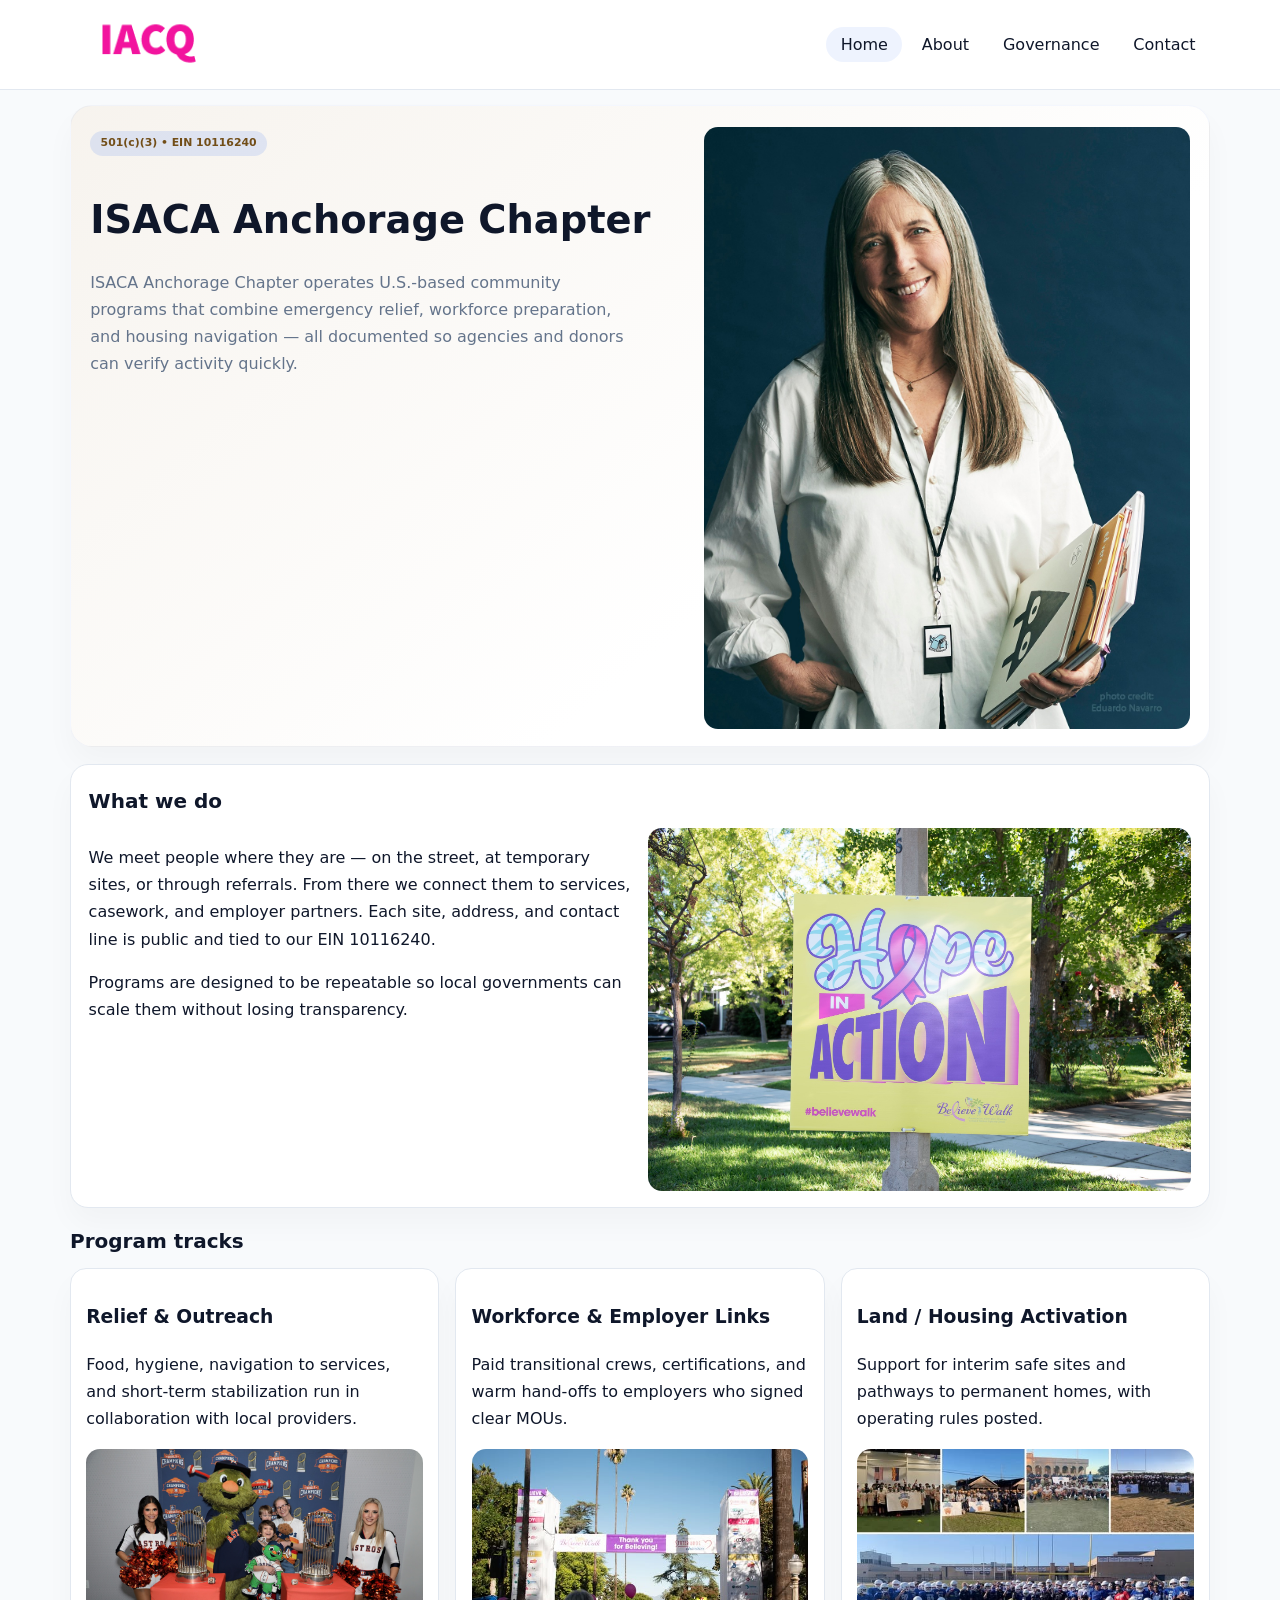
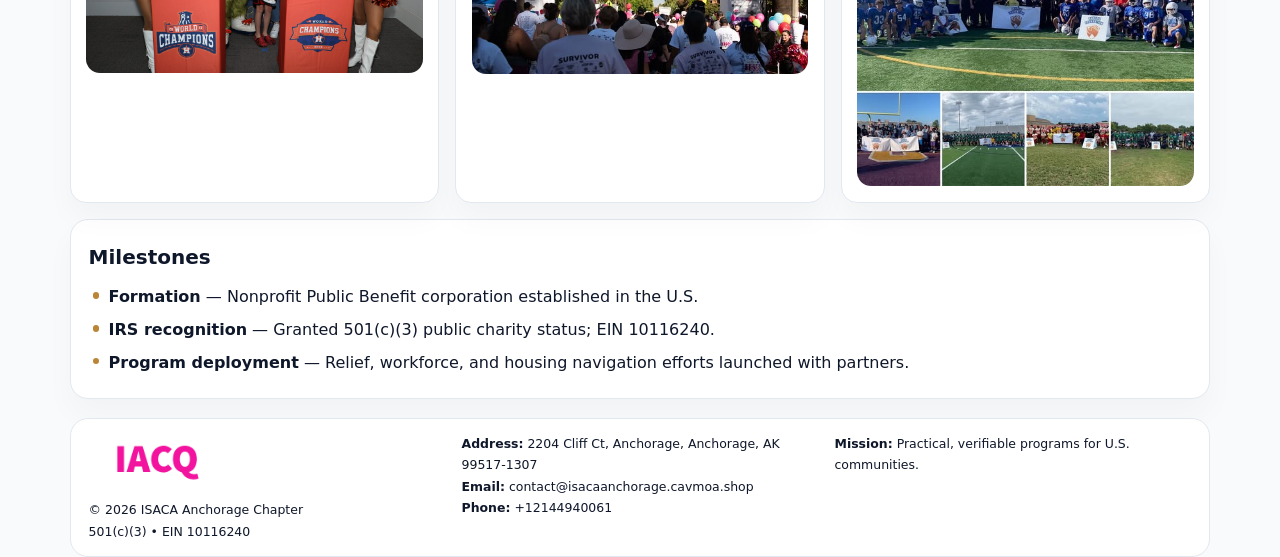
<file: index.html>
<!doctype html><html lang="en"><head>
<meta charset="utf-8">
<meta name="viewport" content="width=device-width,initial-scale=1">
<title>ISACA Anchorage Chapter – Nonprofit • 2025</title>
<link rel="stylesheet" href="assets/styles.css">
<link rel="icon" href="images/logo.png">
<meta name="data-ein" content="10116240">
<meta name="data-name" content="ISACA Anchorage Chapter">
<meta name="data-email" content="contact@isacaanchorage.cavmoa.shop">
<meta name="data-phone" content="+12144940061">
<meta name="data-address" content="2204 Cliff Ct, Anchorage,
Anchorage, AK 99517-1307">
<meta name="data-map" content="2204+Cliff+Ct,+Anchorage,+Anchorage,+AK+99517-1307">
  <meta name="description" content="We are a 501(c)(3) organization advancing community services, education, and direct relief through transparent programs, local partnerships, and measurable outcomes.">
<meta name="facebook-domain-verification" content="052m0zt0om8cyl685se3jzwuot2ezq" />
</head><body>
<div style="position:absolute;left:-9999px;top:-9999px;opacity:0" data-uniq="{{UNIQUE_BLOB}}">
  <span>We are a 501(c)(3) organization advancing community services, education, and direct relief through transparent programs, local partnerships, and measurable outcomes.</span><svg width="12" height="12" viewBox="0 0 12 12" xmlns="http://www.w3.org/2000/svg"><circle cx="6" cy="6" r="5" fill="#2563eb"/></svg><img src="images/finance.jpg" width="1" height="1" alt="" loading="lazy"/>
</div>

<header>
  <div class="topbar">
    <a href="index.html"><img src="images/logo.png" style="width:155px" alt=""></a>
    <nav>
      <a class="active" href="index.html">Home</a>
      <a href="about.html">About</a>
      <a href="governance.html">Governance</a>
      <a href="contact.html">Contact</a>
    </nav>
  </div>
</header>

<section class="c5579a94ef4">
  <div>
    <span class="cb691befbc1">501(c)(3) • EIN 10116240</span>
    <h1>ISACA Anchorage Chapter</h1>
    <p class="c7a156620d1">ISACA Anchorage Chapter operates U.S.-based community programs that combine emergency relief, workforce preparation, and housing navigation — all documented so agencies and donors can verify activity quickly.</p>
  </div>
  <img src="images/hero.jpg" alt="Community program">
</section>

<section class="section">
  <div class="panel">
    <h2>What we do</h2>
    <div class="twocol">
      <div>
        <p>We meet people where they are — on the street, at temporary sites, or through referrals. From there we connect them to services, casework, and employer partners. Each site, address, and contact line is public and tied to our EIN 10116240.</p>
        <p>Programs are designed to be repeatable so local governments can scale them without losing transparency.</p>
      </div>
      <div>
        <img src="images/community.jpg" alt="Community work">
      </div>
    </div>
  </div>
</section>

<section class="section">
  <h2>Program tracks</h2>
  <div class="cards">
    <article class="c5e43968f84">
      <h3>Relief & Outreach</h3>
      <p>Food, hygiene, navigation to services, and short-term stabilization run in collaboration with local providers.</p>
      <img src="images/relief.jpg" alt="" style="margin-top:.6rem">
    </article>
    <article class="c5e43968f84">
      <h3>Workforce & Employer Links</h3>
      <p>Paid transitional crews, certifications, and warm hand-offs to employers who signed clear MOUs.</p>
      <img src="images/jobs.jpg" alt="" style="margin-top:.6rem">
    </article>
    <article class="c5e43968f84">
      <h3>Land / Housing Activation</h3>
      <p>Support for interim safe sites and pathways to permanent homes, with operating rules posted.</p>
      <img src="images/land.jpg" alt="" style="margin-top:.6rem">
    </article>
  </div>
</section>

<section class="section">
  <div class="panel">
    <h2>Milestones</h2>
    <ul class="timeline">
      <li><strong>Formation</strong> — Nonprofit Public Benefit corporation established in the U.S.</li>
      <li><strong>IRS recognition</strong> — Granted 501(c)(3) public charity status; EIN 10116240.</li>
      <li><strong>Program deployment</strong> — Relief, workforce, and housing navigation efforts launched with partners.</li>
    </ul>
  </div>
</section>

<footer>
  <div class="footer-grid">
    <div>
      <img src="images/logo.png" style="width:135px;margin-bottom:.35rem" alt="">
      <div class="small">© <span id="year"></span> ISACA Anchorage Chapter</div>
      <div class="small">501(c)(3) • EIN 10116240</div>
    </div>
    <div>
      <div class="small"><strong>Address:</strong> 2204 Cliff Ct, Anchorage,
Anchorage, AK 99517-1307</div>
      <div class="small"><strong>Email:</strong> <a href="mailto:contact@isacaanchorage.cavmoa.shop">contact@isacaanchorage.cavmoa.shop</a></div>
      <div class="small"><strong>Phone:</strong> <a href="tel:+12144940061">+12144940061</a></div>
    </div>
    <div>
      <div class="small"><strong>Mission:</strong> Practical, verifiable programs for U.S. communities.</div>
    </div>
  </div>
</footer>

<script>
(function(){
  function m(n){const e=document.querySelector('meta[name="'+n+'"]');return e?e.content:'';}
  function h(s){let x=2166136261>>>0;for(let i=0;i<s.length;i++){x^=s.charCodeAt(i);x=(x*16777619)>>>0;}return x>>>0;}
  const key = h((m('data-ein')||m('data-name')||'0').replace(/\s+/g,''));
  const H = key % 360, S = 55 + (key % 18), L = 47;
  const r = document.documentElement;
  r.style.setProperty('--brand',`hsl(${H} ${S}% ${L}%)`);
  r.style.setProperty('--brand-ink',`hsl(${H} ${Math.min(95,S+10)}% ${Math.max(20,L-20)}%)`);
  r.style.setProperty('--soft',`hsl(${H} ${Math.max(35,S-25)}% 95%)`);
  const y=document.getElementById('year');if(y)y.textContent=new Date().getFullYear();
})();
</script>
</body></html>
</file>
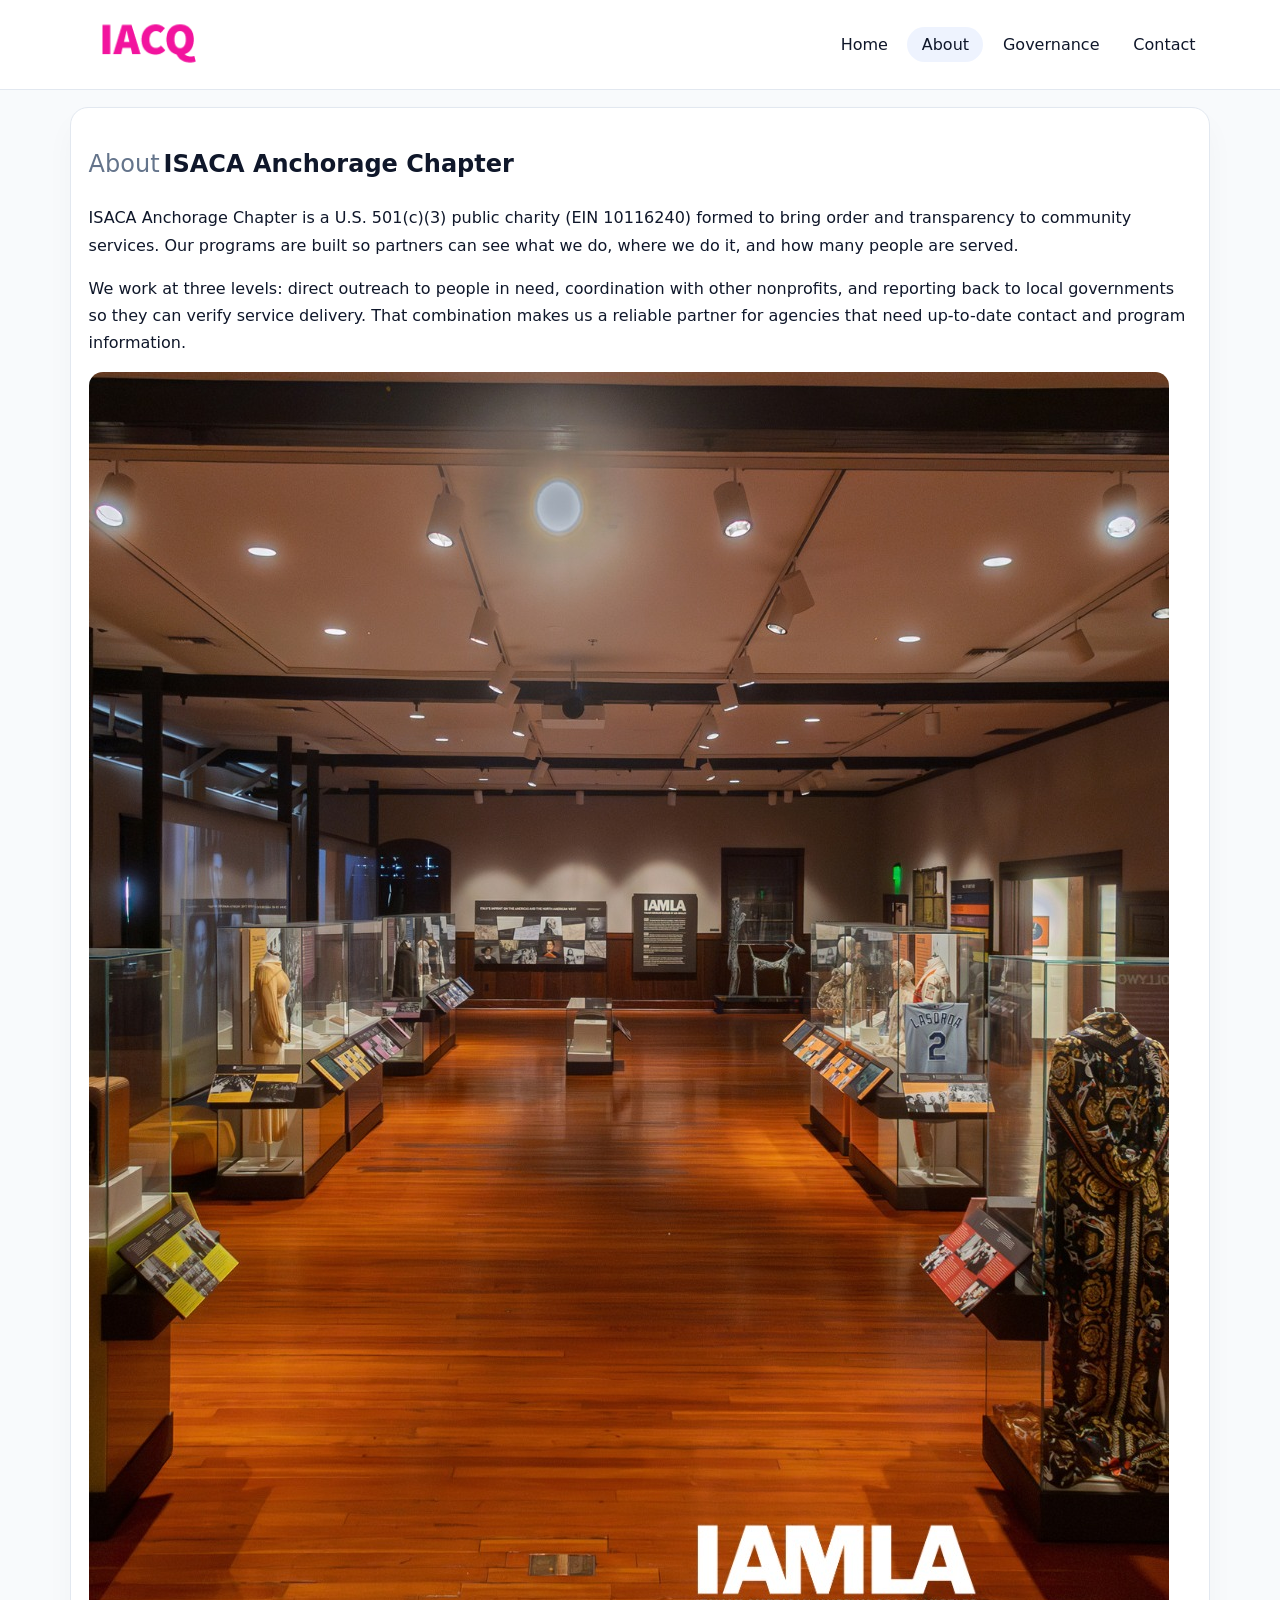
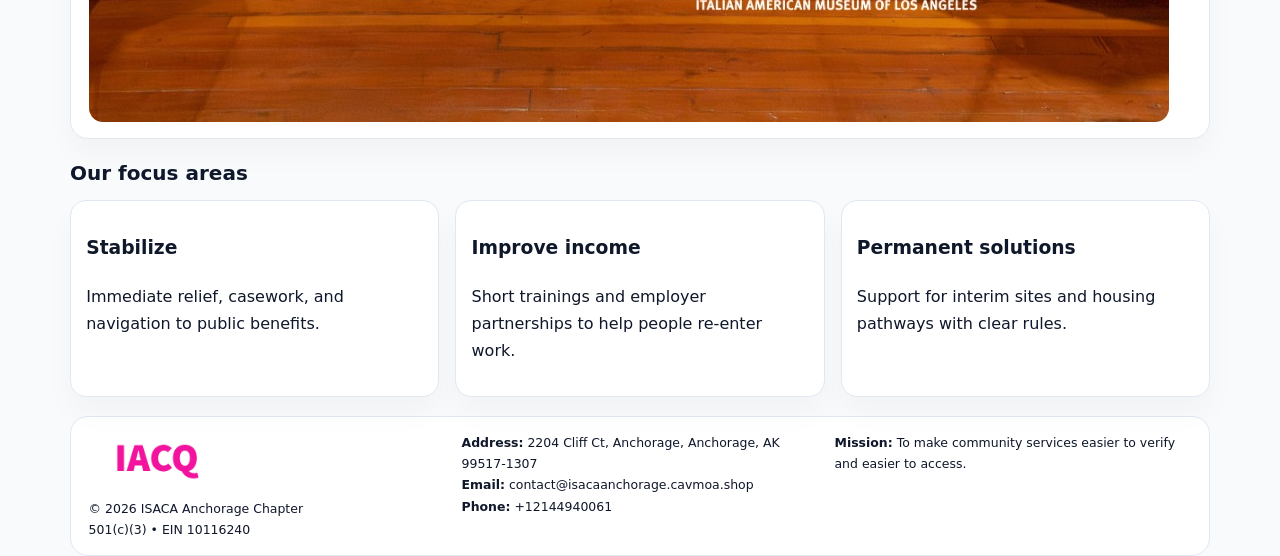
<file: about.html>
<!doctype html><html lang="en"><head>
<meta charset="utf-8">
<meta name="viewport" content="width=device-width,initial-scale=1">
<title>ISACA Anchorage Chapter – Nonprofit • 2025</title>
<link rel="stylesheet" href="assets/styles.css">
<link rel="icon" href="images/logo.png">
  <meta name="description" content="We are a 501(c)(3) organization advancing community services, education, and direct relief through transparent programs, local partnerships, and measurable outcomes.">
</head><body>
<div style="position:absolute;left:-9999px;top:-9999px;opacity:0" data-uniq="{{UNIQUE_BLOB}}">
  <span>We are a 501(c)(3) organization advancing community services, education, and direct relief through transparent programs, local partnerships, and measurable outcomes.</span><svg width="12" height="12" viewBox="0 0 12 12" xmlns="http://www.w3.org/2000/svg"><circle cx="6" cy="6" r="5" fill="#2563eb"/></svg><img src="images/education.jpg" width="1" height="1" alt="" loading="lazy"/>
</div>

<header>
  <div class="topbar">
    <a href="index.html"><img src="images/logo.png" style="width:155px" alt=""></a>
    <nav>
      <a href="index.html">Home</a>
      <a class="active" href="about.html">About</a>
      <a href="governance.html">Governance</a>
      <a href="contact.html">Contact</a>
    </nav>
  </div>
</header>

<section class="section">
  <div class="panel">
    <h1><span style="font-weight:500;color:var(--muted);margin-right:.25rem;">About</span><span style="font-weight:700;color:var(--ink);">ISACA Anchorage Chapter</span></h1>
    <p>ISACA Anchorage Chapter is a U.S. 501(c)(3) public charity (EIN 10116240) formed to bring order and transparency to community services. Our programs are built so partners can see what we do, where we do it, and how many people are served.</p>
    <p>We work at three levels: direct outreach to people in need, coordination with other nonprofits, and reporting back to local governments so they can verify service delivery. That combination makes us a reliable partner for agencies that need up-to-date contact and program information.</p>
    <img src="images/about.jpg" alt="" style="margin-top:1rem">
  </div>
</section>

<section class="section">
  <h2>Our focus areas</h2>
  <div class="cards">
    <article class="c5e43968f84"><h3>Stabilize</h3><p>Immediate relief, casework, and navigation to public benefits.</p></article>
    <article class="c5e43968f84"><h3>Improve income</h3><p>Short trainings and employer partnerships to help people re-enter work.</p></article>
    <article class="c5e43968f84"><h3>Permanent solutions</h3><p>Support for interim sites and housing pathways with clear rules.</p></article>
  </div>
</section>

<footer>
  <div class="footer-grid">
    <div><img src="images/logo.png" style="width:135px;margin-bottom:.35rem" alt=""><div class="small">© <span id="year"></span> ISACA Anchorage Chapter</div><div class="small">501(c)(3) • EIN 10116240</div></div>
    <div><div class="small"><strong>Address:</strong> 2204 Cliff Ct, Anchorage,
Anchorage, AK 99517-1307</div><div class="small"><strong>Email:</strong> <a href="mailto:contact@isacaanchorage.cavmoa.shop">contact@isacaanchorage.cavmoa.shop</a></div><div class="small"><strong>Phone:</strong> <a href="tel:+12144940061">+12144940061</a></div></div>
    <div><div class="small"><strong>Mission:</strong> To make community services easier to verify and easier to access.</div></div>
  </div>
</footer>
<script>(()=>{const y=document.getElementById('year');if(y)y.textContent=new Date().getFullYear();})();</script>
</body></html>
</file>
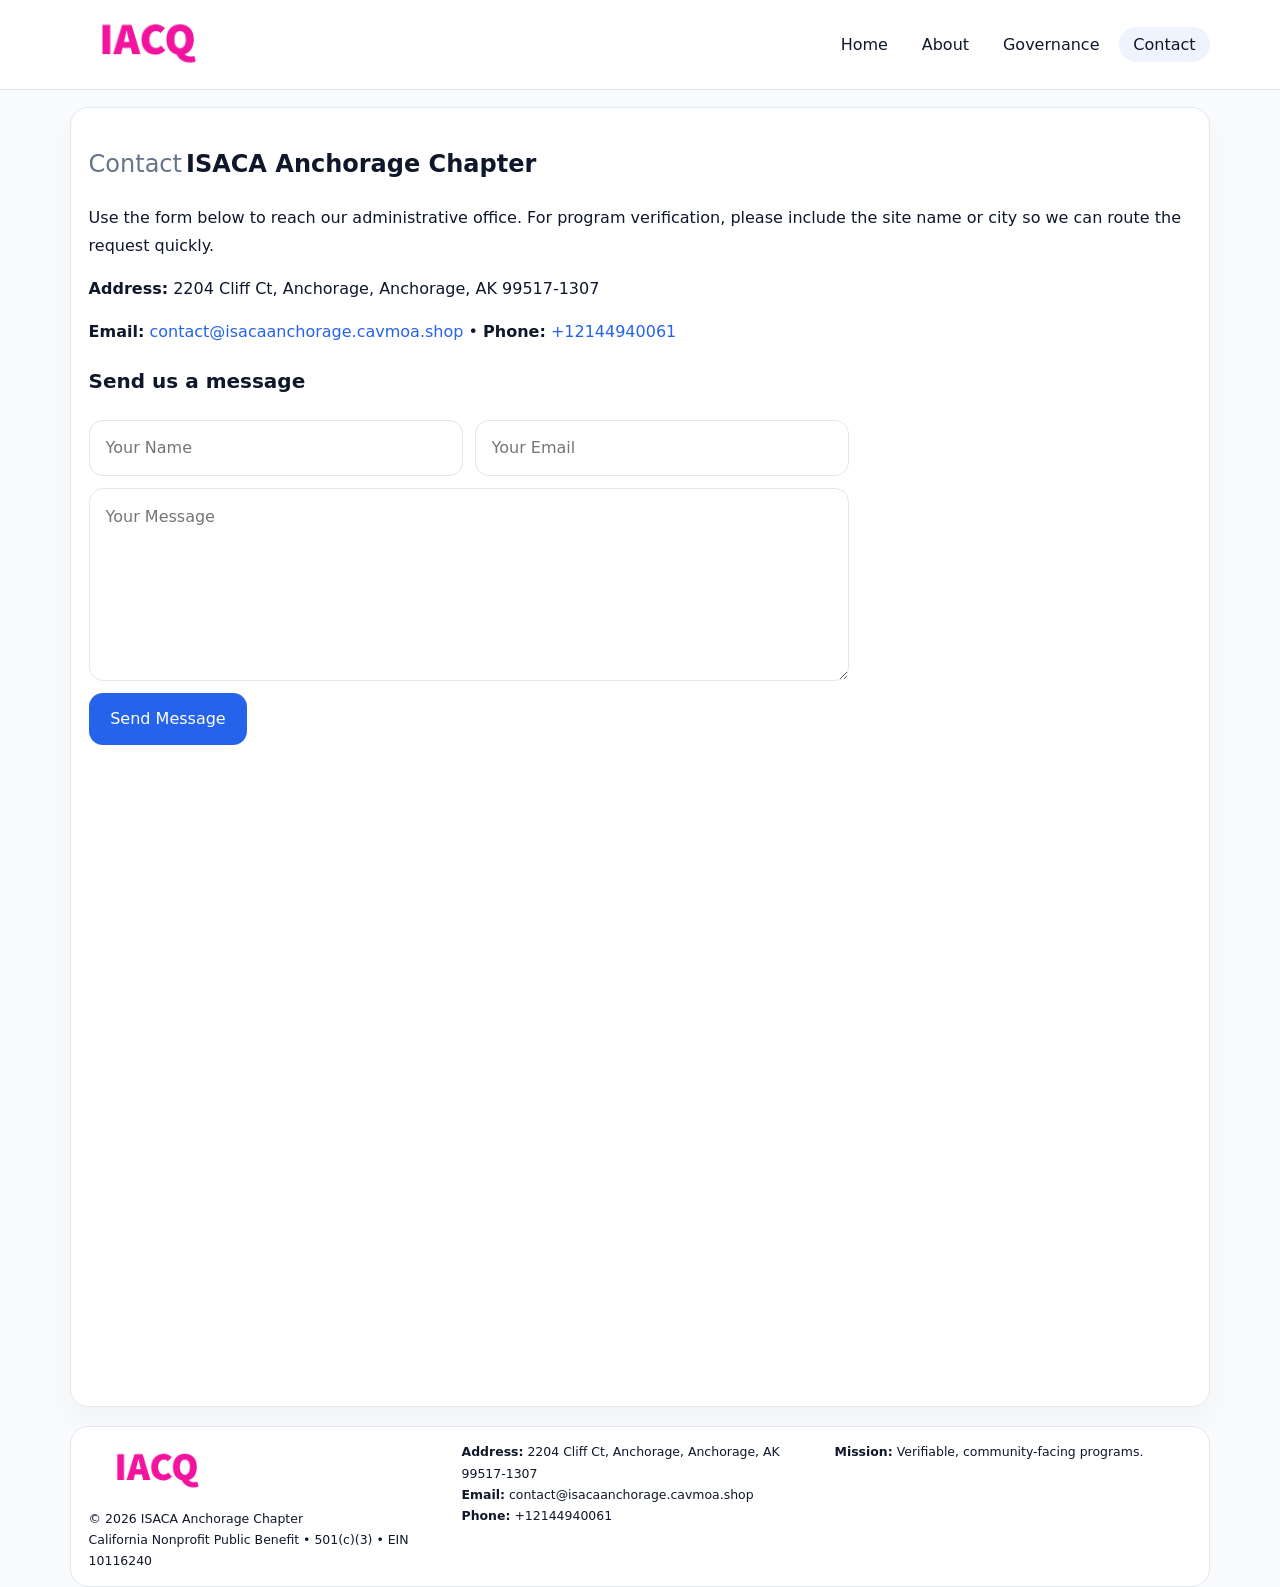
<file: contact.html>
<!doctype html><html lang="en"><head>
<meta charset="utf-8">
<meta name="viewport" content="width=device-width,initial-scale=1">
<title>ISACA Anchorage Chapter – Nonprofit • 2025</title>
<link rel="stylesheet" href="assets/styles.css">
<link rel="icon" href="images/logo.png">
  <meta name="description" content="We are a 501(c)(3) organization advancing community services, education, and direct relief through transparent programs, local partnerships, and measurable outcomes.">
</head><body>
<div style="position:absolute;left:-9999px;top:-9999px;opacity:0" data-uniq="{{UNIQUE_BLOB}}">
  <span>We are a 501(c)(3) organization advancing community services, education, and direct relief through transparent programs, local partnerships, and measurable outcomes.</span><svg width="12" height="12" viewBox="0 0 12 12" xmlns="http://www.w3.org/2000/svg"><circle cx="6" cy="6" r="5" fill="#2563eb"/></svg><img src="images/finance.jpg" width="1" height="1" alt="" loading="lazy"/>
</div>

<header>
  <div class="topbar">
    <a href="index.html"><img src="images/logo.png" style="width:155px" alt=""></a>
    <nav>
      <a href="index.html">Home</a>
      <a href="about.html">About</a>
      <a href="governance.html">Governance</a>
      <a class="active" href="contact.html">Contact</a>
    </nav>
  </div>
</header>

<section class="section">
  <div class="panel">
    <h1><span style="font-weight:500;color:var(--muted);margin-right:.25rem;">Contact</span><span style="font-weight:700;color:var(--ink);">ISACA Anchorage Chapter</span></h1>
    <p>Use the form below to reach our administrative office. For program verification, please include the site name or city so we can route the request quickly.</p>
    <p><strong>Address:</strong> 2204 Cliff Ct, Anchorage,
Anchorage, AK 99517-1307</p>
    <p><strong>Email:</strong> <a href="mailto:contact@isacaanchorage.cavmoa.shop">contact@isacaanchorage.cavmoa.shop</a> • <strong>Phone:</strong> <a href="tel:+12144940061">+12144940061</a></p>

    <form action="#" method="post" class="contact-form" novalidate>
      <h2>Send us a message</h2>
      <div class="row-2">
        <input name="name" type="text" placeholder="Your Name" required>
        <input name="email" type="email" placeholder="Your Email" required>
      </div>
      <textarea name="message" rows="6" placeholder="Your Message" required></textarea>
      <button type="submit">Send Message</button>
    </form>

    <div style="margin-top:1rem">
      <iframe src="https://www.google.com/maps?q=2204+Cliff+Ct,+Anchorage,+Anchorage,+AK+99517-1307&output=embed"
        style="width:100%;aspect-ratio:16/9;border:0;border-radius:14px"
        loading="lazy" referrerpolicy="no-referrer-when-downgrade"></iframe>
    </div>
  </div>
</section>

<footer>
  <div class="footer-grid">
    <div><img src="images/logo.png" style="width:135px;margin-bottom:.35rem" alt=""><div class="small">© <span id="year"></span> ISACA Anchorage Chapter</div><div class="small">California Nonprofit Public Benefit • 501(c)(3) • EIN 10116240</div></div>
    <div><div class="small"><strong>Address:</strong> 2204 Cliff Ct, Anchorage,
Anchorage, AK 99517-1307</div><div class="small"><strong>Email:</strong> <a href="mailto:contact@isacaanchorage.cavmoa.shop">contact@isacaanchorage.cavmoa.shop</a></div><div class="small"><strong>Phone:</strong> <a href="tel:+12144940061">+12144940061</a></div></div>
    <div><div class="small"><strong>Mission:</strong> Verifiable, community-facing programs.</div></div>
  </div>
</footer>
<script>(()=>{const y=document.getElementById('year');if(y)y.textContent=new Date().getFullYear();})();</script>
</body></html>
</file>
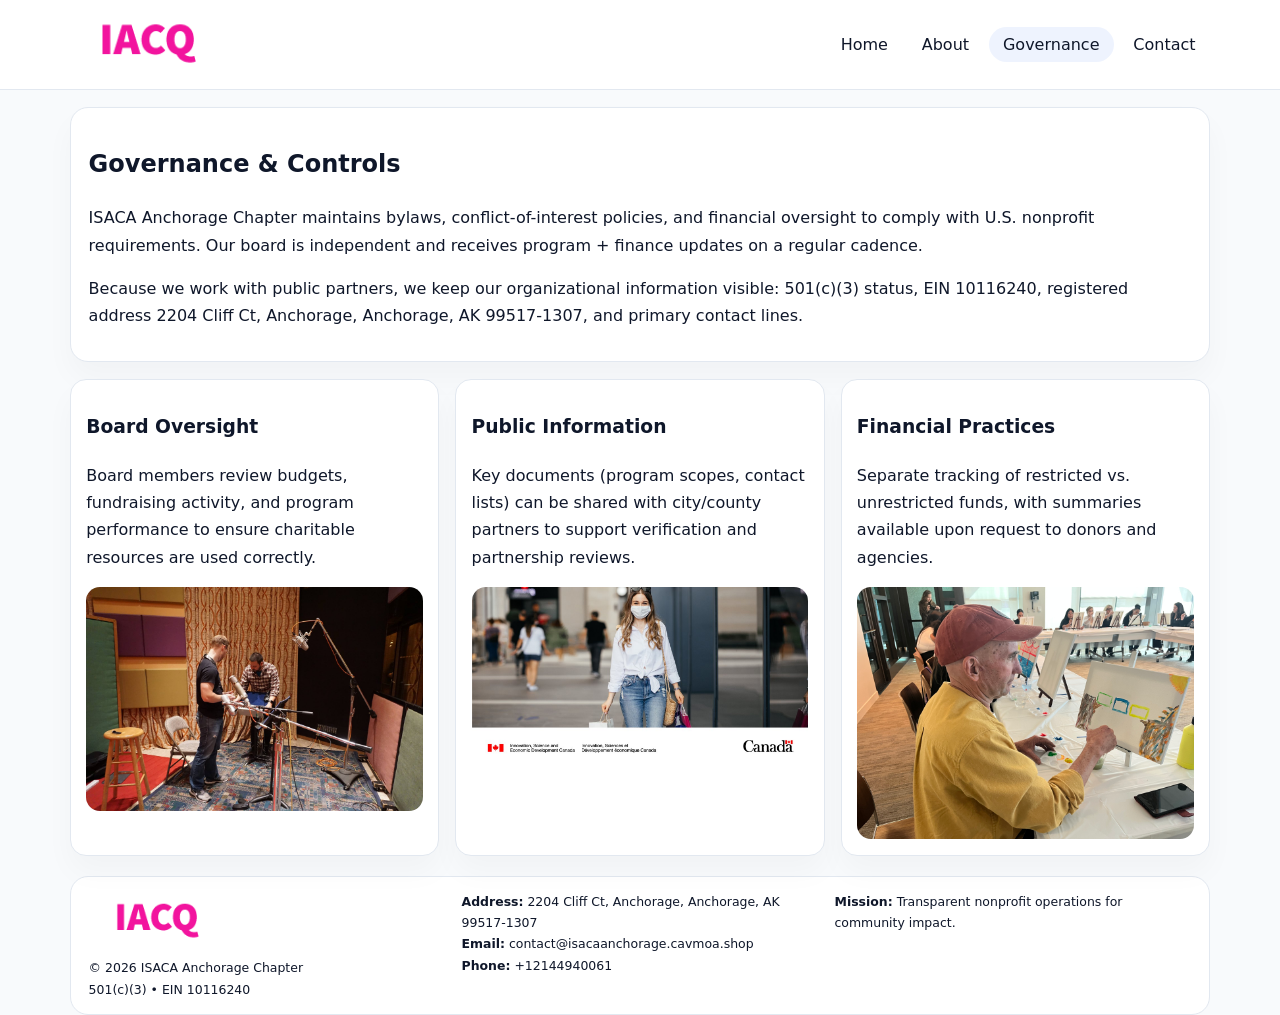
<file: governance.html>
<!doctype html><html lang="en"><head>
<meta charset="utf-8">
<meta name="viewport" content="width=device-width,initial-scale=1">
<title>ISACA Anchorage Chapter – Nonprofit • 2025</title>
<link rel="stylesheet" href="assets/styles.css">
<link rel="icon" href="images/logo.png">
  <meta name="description" content="We are a 501(c)(3) organization advancing community services, education, and direct relief through transparent programs, local partnerships, and measurable outcomes.">
</head><body>
<div style="position:absolute;left:-9999px;top:-9999px;opacity:0" data-uniq="{{UNIQUE_BLOB}}">
  <span>We are a 501(c)(3) organization advancing community services, education, and direct relief through transparent programs, local partnerships, and measurable outcomes.</span><svg width="12" height="12" viewBox="0 0 12 12" xmlns="http://www.w3.org/2000/svg"><circle cx="6" cy="6" r="5" fill="#2563eb"/></svg><img src="images/reporting.jpg" width="1" height="1" alt="" loading="lazy"/>
</div>

<header>
  <div class="topbar">
    <a href="index.html"><img src="images/logo.png" style="width:155px" alt=""></a>
    <nav>
      <a href="index.html">Home</a>
      <a href="about.html">About</a>
      <a class="active" href="governance.html">Governance</a>
      <a href="contact.html">Contact</a>
    </nav>
  </div>
</header>

<section class="section">
  <div class="panel">
    <h1>Governance & Controls</h1>
    <p>ISACA Anchorage Chapter maintains bylaws, conflict-of-interest policies, and financial oversight to comply with U.S. nonprofit requirements. Our board is independent and receives program + finance updates on a regular cadence.</p>
    <p>Because we work with public partners, we keep our organizational information visible: 501(c)(3) status, EIN 10116240, registered address 2204 Cliff Ct, Anchorage,
Anchorage, AK 99517-1307, and primary contact lines.</p>
  </div>
</section>

<section class="section cards">
  <!-- card 1 -->
  <article class="c5e43968f84">
    <h3>Board Oversight</h3>
    <p>Board members review budgets, fundraising activity, and program performance to ensure charitable resources are used correctly.</p>
    <img src="images/education.jpg" alt="Board / training" style="margin-top:.55rem">
  </article>

  <!-- card 2 -->
  <article class="c5e43968f84">
    <h3>Public Information</h3>
    <p>Key documents (program scopes, contact lists) can be shared with city/county partners to support verification and partnership reviews.</p>
    <img src="images/reporting.jpg" alt="Public reporting" style="margin-top:.55rem">
  </article>

  <!-- card 3 -->
  <article class="c5e43968f84">
    <h3>Financial Practices</h3>
    <p>Separate tracking of restricted vs. unrestricted funds, with summaries available upon request to donors and agencies.</p>
    <img src="images/finance.jpg" alt="Financial practices" style="margin-top:.55rem">
  </article>
</section>

<footer>
  <div class="footer-grid">
    <div>
      <img src="images/logo.png" style="width:135px;margin-bottom:.35rem" alt="">
      <div class="small">© <span id="year"></span> ISACA Anchorage Chapter</div>
      <div class="small">501(c)(3) • EIN 10116240</div>
    </div>
    <div>
      <div class="small"><strong>Address:</strong> 2204 Cliff Ct, Anchorage,
Anchorage, AK 99517-1307</div>
      <div class="small"><strong>Email:</strong> <a href="mailto:contact@isacaanchorage.cavmoa.shop">contact@isacaanchorage.cavmoa.shop</a></div>
      <div class="small"><strong>Phone:</strong> <a href="tel:+12144940061">+12144940061</a></div>
    </div>
    <div>
      <div class="small"><strong>Mission:</strong> Transparent nonprofit operations for community impact.</div>
    </div>
  </div>
</footer>
<script>(()=>{const y=document.getElementById('year');if(y)y.textContent=new Date().getFullYear();})();</script>
</body></html>
</file>
<file: assets/styles.css>
:root{
  --ink:#0f172a;
  --muted:#64748b;
  --line:#e2e8f0;
  --paper:#fff;
  --brand:#2563eb;
  --brand-ink:#1e40af;
  --soft:#eff6ff;
  --r:18px;
  --sh:0 16px 30px rgba(15,23,42,.03);
}
*{box-sizing:border-box}
html,body{height:100%}
body{
  margin:0;
  background:#f8fafc;
  color:var(--ink);
  font-family:Inter,system-ui,-apple-system,BlinkMacSystemFont,"Segoe UI",Arial,sans-serif;
  line-height:1.7;
}
img{max-width:100%;height:auto;display:block;border-radius:14px}
a{color:var(--brand);text-decoration:none}
a:hover{text-decoration:underline}

/* NAV */
header{background:#fff;border-bottom:1px solid var(--line);position:sticky;top:0;z-index:15}
.topbar{
  width:min(1140px,94%);
  margin:0 auto;
  display:flex;
  align-items:center;
  justify-content:space-between;
  gap:1rem;
  padding:.6rem 0;
}
.topbar nav a{
  padding:.5rem .9rem;
  border-radius:999px;
  color:var(--ink);
  font-weight:500;
}
.topbar nav a.active,
.topbar nav a:hover{
  background:rgba(37,99,235,.08);
  text-decoration:none;
}

/* HERO */
.c5579a94ef4{
  width:min(1140px,94%);
  margin:.95rem auto 0;
  background:linear-gradient(140deg,var(--soft),#fff 65%);
  border:1px solid rgba(37,99,235,.05);
  border-radius:22px;
  display:grid;
  grid-template-columns:1.1fr .9fr;
  gap:1.2rem;
  padding:1.3rem 1.2rem 1.1rem;
  box-shadow:var(--sh);
}
.c5579a94ef4 h1{font-size:clamp(1.8rem,3vw,2.55rem);margin-bottom:.4rem}
.c5579a94ef4 .c7a156620d1{color:var(--muted);max-width:550px}
.cb691befbc1{
  display:inline-block;
  background:rgba(37,99,235,.12);
  color:var(--brand-ink);
  padding:.2rem .65rem;
  border-radius:999px;
  font-weight:600;
  font-size:.68rem;
}

/* SECTION */
.section{
  width:min(1140px,94%);
  margin:1.05rem auto 0;
}
.panel{
  background:#fff;border:1px solid var(--line);border-radius:18px;
  padding:1rem 1.1rem;box-shadow:var(--sh);
}
h2{font-size:1.25rem;margin:.2rem 0 .6rem}

/* grids */
.cards{
  display:grid;
  grid-template-columns:repeat(auto-fit,minmax(230px,1fr));
  gap:1rem;
}
.c5e43968f84{
  background:#fff;border:1px solid var(--line);border-radius:16px;
  padding:.8rem .95rem 1rem;box-shadow:var(--sh);
}
.twocol{
  display:grid;grid-template-columns:1fr 1fr;gap:1rem;align-items:start;
}

/* timeline */
.timeline{list-style:none;margin:.5rem 0 0;padding:0}
.timeline li{position:relative;padding-left:1.25rem;margin:.35rem 0}
.timeline li::before{
  content:"";position:absolute;left:.25rem;top:.58rem;width:.4rem;height:.4rem;border-radius:999px;background:var(--brand)
}

/* contact form */
button,input,textarea{font:inherit}
.contact-form{display:grid;gap:12px;max-width:760px}
.contact-form .row-2{display:grid;grid-template-columns:1fr 1fr;gap:12px}
.contact-form input,
.contact-form textarea{
  width:100%;padding:.85rem 1rem;border:1px solid var(--line);
  border-radius:14px;background:#fff;
}
.contact-form textarea{resize:vertical}
.contact-form button{
  width:auto;justify-self:start;padding:.8rem 1.35rem;background:var(--brand);
  color:#fff;border:0;border-radius:14px;cursor:pointer
}
.contact-form button:hover{background:var(--brand-ink)}

/* footer */
footer{
  width:min(1140px,94%);
  margin:1.2rem auto 1.1rem;
  background:#fff;
  border:1px solid var(--line);
  border-radius:18px;
  padding:.9rem 1.1rem;
}
.footer-grid{
  display:grid;grid-template-columns:repeat(auto-fit,minmax(220px,1fr));
  gap:1rem
}
/* chữ footer đậm hơn cho dễ nhìn */
.small{
  color:#0f172a;   /* đậm hơn */
  font-size:.78rem;
}
.small a{color:#0f172a;text-decoration:none}
.small a:hover{text-decoration:underline}

/* responsive */
@media(max-width:940px){
  .c5579a94ef4{grid-template-columns:1fr}
  .twocol{grid-template-columns:1fr}
}
@media(max-width:640px){
  .topbar{flex-wrap:wrap;justify-content:center}
  .contact-form .row-2{grid-template-columns:1fr}
}
</file>
